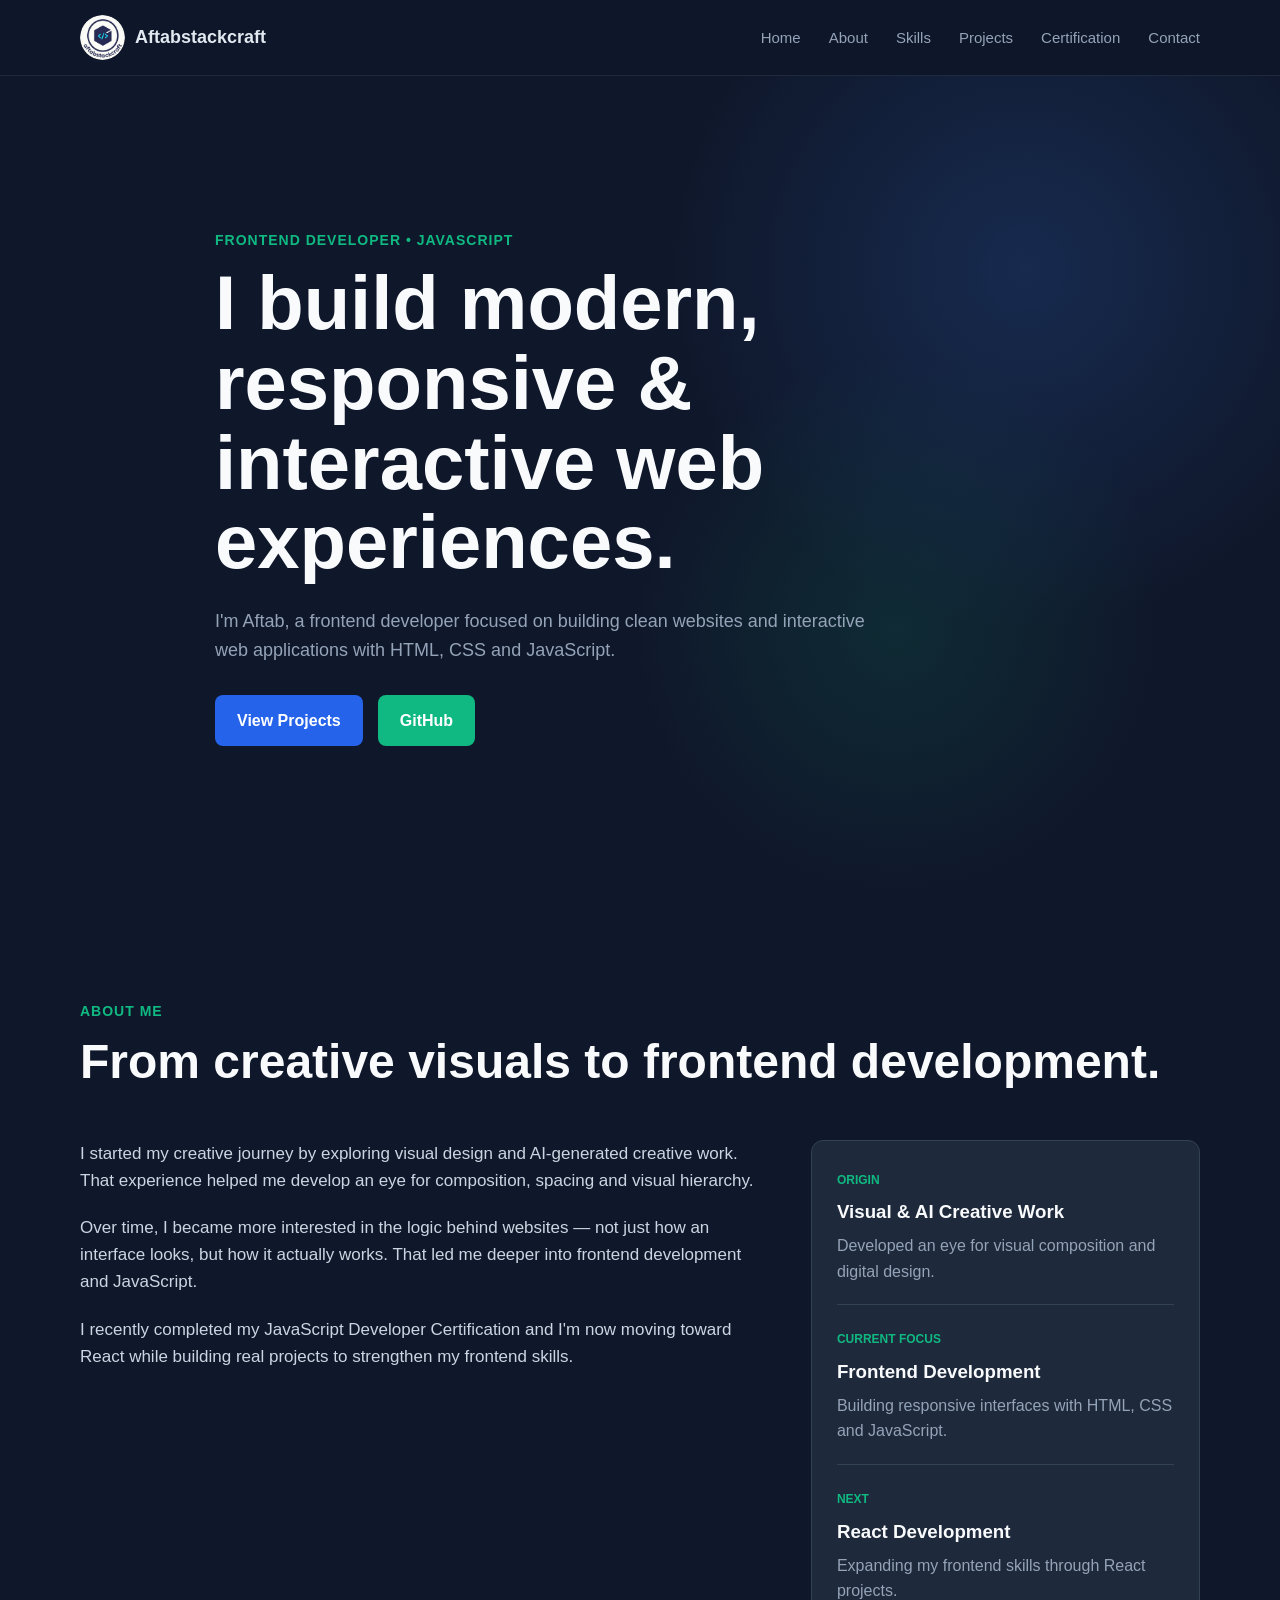
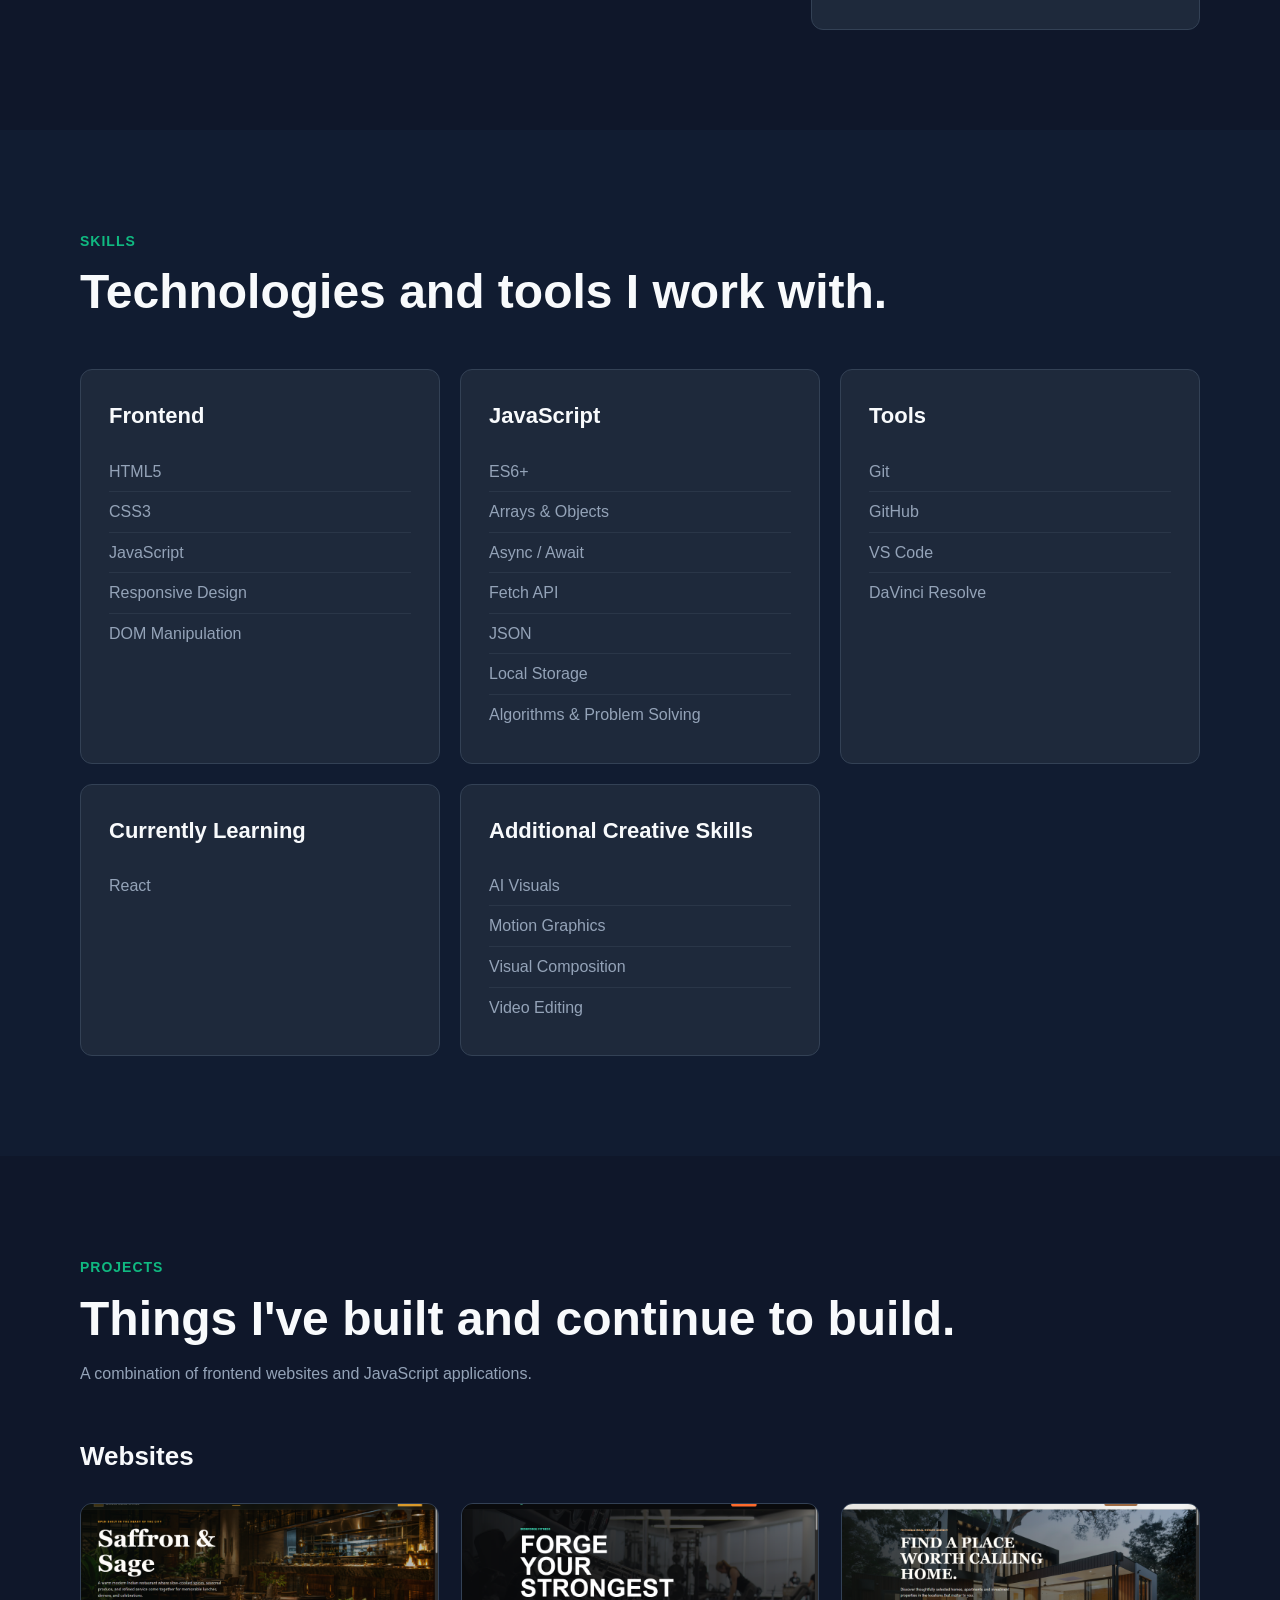
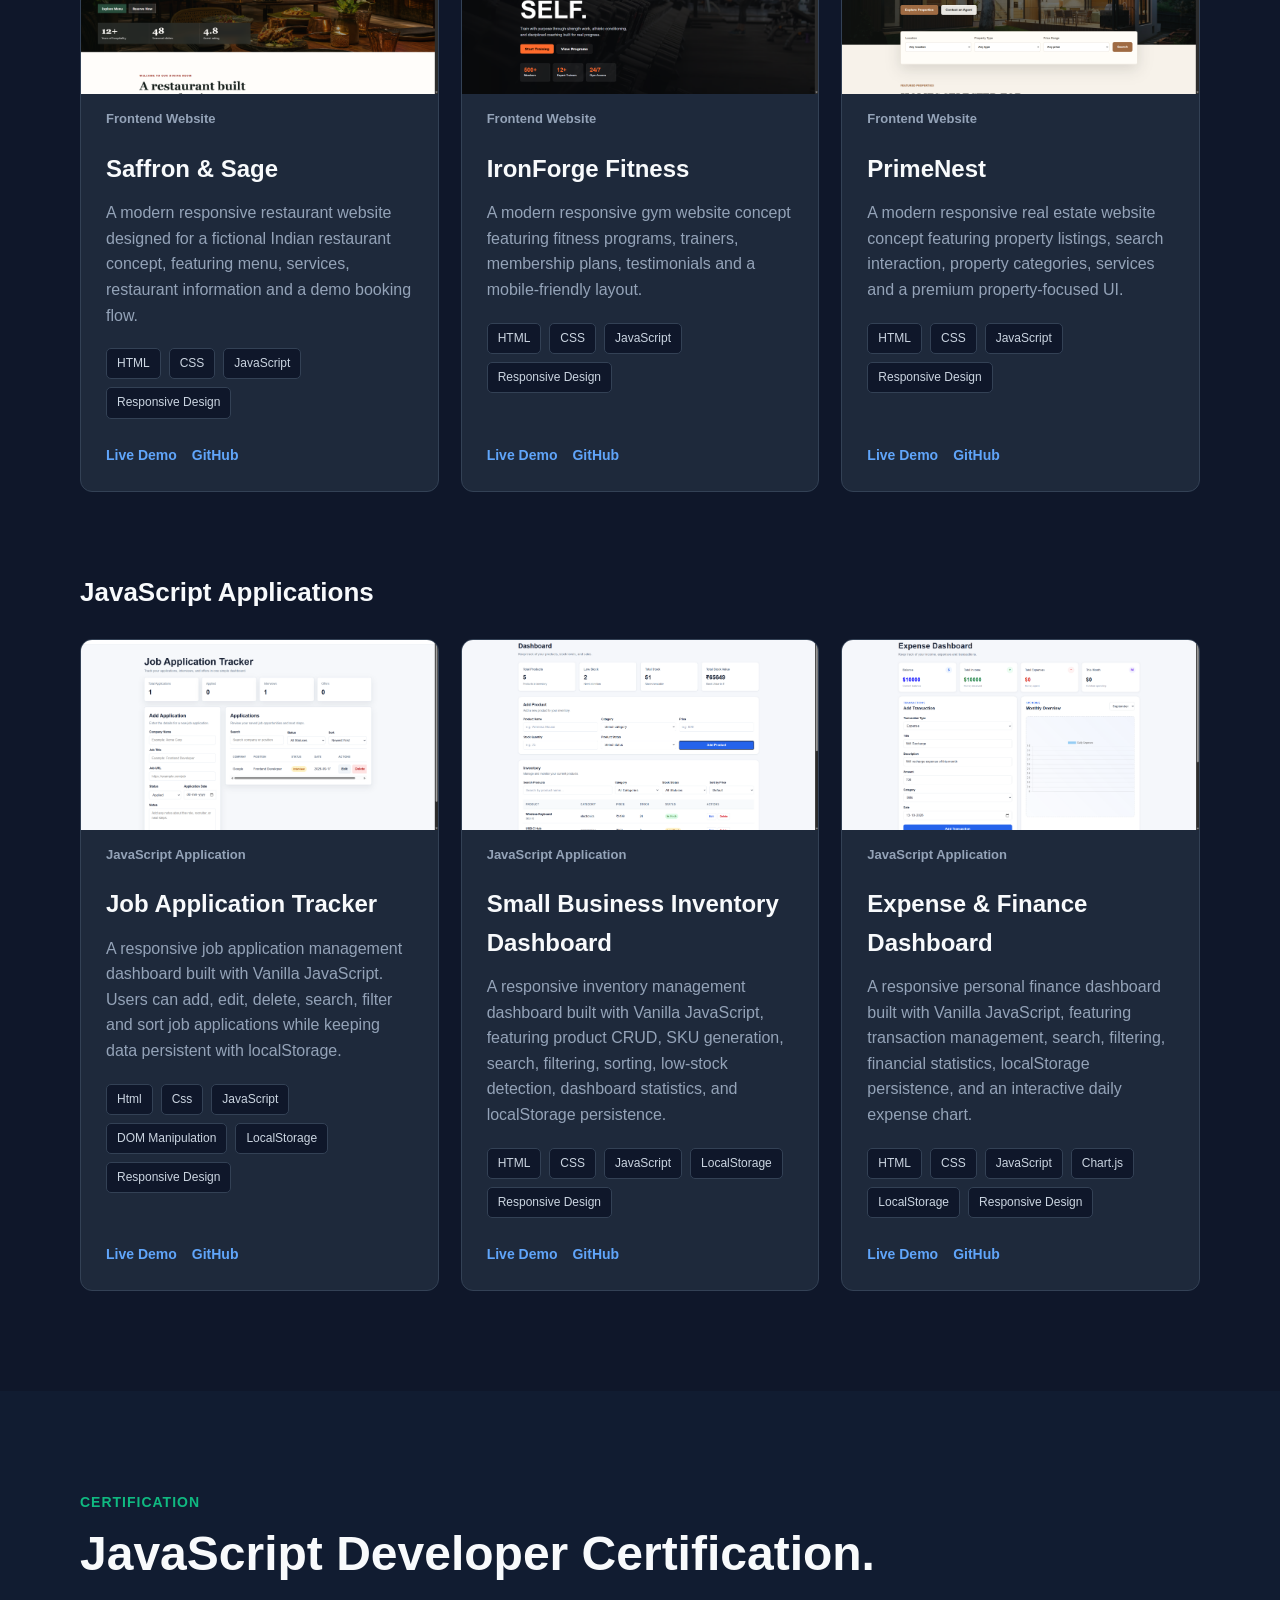
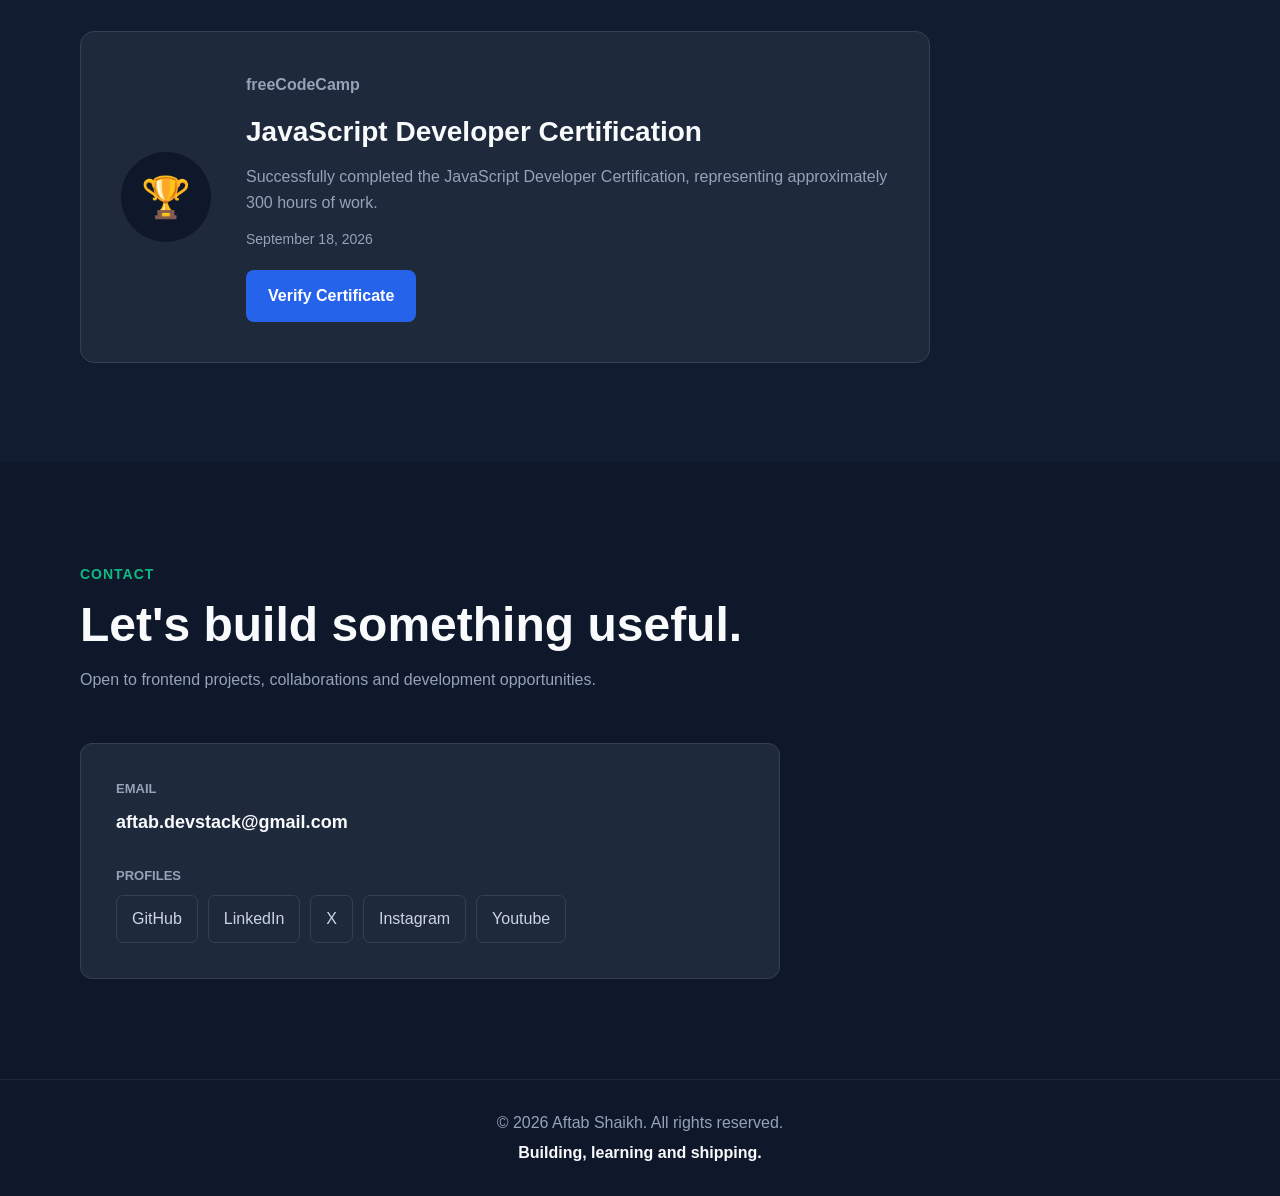
<file: index.html>
<!DOCTYPE html>
<html lang="en">

<head>
  <meta charset="UTF-8">

  <meta name="viewport" content="width=device-width, initial-scale=1.0">

  <meta name="description"
    content="Aftab Shaikh - Frontend Developer building responsive websites and interactive web applications.">

  <title>Aftab Shaikh | Frontend Developer</title>

  <link rel="stylesheet" href="styles.css">
</head>

<body>

  <!-- ================= HEADER ================= -->

  <header class="header">

    <div class="container nav">

      <a href="#home" class="logo">
        <img src="images/logo.png" alt="Aftab Shaikh logo">

        <span>Aftabstackcraft</span>
      </a>


      <button class="menu-button" id="menu-button" aria-label="Open navigation menu">
        ☰
      </button>


      <nav class="nav-links" id="nav-links">

        <a href="#home">Home</a>

        <a href="#about">About</a>

        <a href="#skills">Skills</a>

        <a href="#projects">Projects</a>

        <a href="#certification">Certification</a>

        <a href="#contact">Contact</a>

      </nav>

    </div>

  </header>


  <main>

    <!-- ================= HERO ================= -->

    <section class="hero" id="home">

      <div class="container hero-content">

        <p class="eyebrow">
          FRONTEND DEVELOPER • JAVASCRIPT
        </p>

        <h1>
          I build modern, responsive &
          interactive web experiences.
        </h1>

        <p class="hero-description">
          I'm Aftab, a frontend developer focused on
          building clean websites and interactive web
          applications with HTML, CSS and JavaScript.
        </p>

        <div class="hero-buttons">

          <a href="projects" class="button primary-button">
            View Projects
          </a>

          <a href="https://github.com/aftabstackcraft" target="_blank" class="button secondary-button">
            GitHub
          </a>

        </div>

      </div>

    </section>


    <!-- ================= ABOUT ================= -->

    <section class="section" id="about">

      <div class="container">

        <div class="section-heading">

          <p class="eyebrow">
            ABOUT ME
          </p>

          <h2>
            From creative visuals to frontend development.
          </h2>

        </div>


        <div class="about-grid">

          <div class="about-text">

            <p>
              I started my creative journey by exploring
              visual design and AI-generated creative work.
              That experience helped me develop an eye for
              composition, spacing and visual hierarchy.
            </p>

            <p>
              Over time, I became more interested in the
              logic behind websites — not just how an
              interface looks, but how it actually works.
              That led me deeper into frontend development
              and JavaScript.
            </p>

            <p>
              I recently completed my JavaScript Developer
              Certification and I'm now moving toward React
              while building real projects to strengthen
              my frontend skills.
            </p>

          </div>


          <div class="about-card">

            <div class="about-item">

              <span>ORIGIN</span>

              <h3>
                Visual & AI Creative Work
              </h3>

              <p>
                Developed an eye for visual composition
                and digital design.
              </p>

            </div>


            <div class="about-item">

              <span>CURRENT FOCUS</span>

              <h3>
                Frontend Development
              </h3>

              <p>
                Building responsive interfaces with
                HTML, CSS and JavaScript.
              </p>

            </div>


            <div class="about-item">

              <span>NEXT</span>

              <h3>
                React Development
              </h3>

              <p>
                Expanding my frontend skills through
                React projects.
              </p>

            </div>

          </div>

        </div>

      </div>

    </section>


    <!-- ================= SKILLS ================= -->

    <section class="section skills-section" id="skills">

      <div class="container">

        <div class="section-heading">

          <p class="eyebrow">
            SKILLS
          </p>

          <h2>
            Technologies and tools I work with.
          </h2>

        </div>


        <div class="skills-grid">


          <div class="skill-card">

            <h3>
              Frontend
            </h3>

            <ul>

              <li>HTML5</li>

              <li>CSS3</li>

              <li>JavaScript</li>

              <li>Responsive Design</li>

              <li>DOM Manipulation</li>

            </ul>

          </div>


          <div class="skill-card">

            <h3>
              JavaScript
            </h3>

            <ul>

              <li>ES6+</li>

              <li>Arrays & Objects</li>

              <li>Async / Await</li>

              <li>Fetch API</li>

              <li>JSON</li>

              <li>Local Storage</li>

              <li>Algorithms & Problem Solving</li>

            </ul>

          </div>


          <div class="skill-card">

            <h3>
              Tools
            </h3>

            <ul>

              <li>Git</li>

              <li>GitHub</li>

              <li>VS Code</li>

              <li>DaVinci Resolve</li>

            </ul>

          </div>


          <div class="skill-card">

            <h3>
              Currently Learning
            </h3>

            <ul>

              <li>React</li>

            </ul>

          </div>


          <div class="skill-card">

            <h3>
              Additional Creative Skills
            </h3>

            <ul>

              <li>AI Visuals</li>

              <li>Motion Graphics</li>

              <li>Visual Composition</li>

              <li>Video Editing</li>

            </ul>

          </div>

        </div>

      </div>

    </section>


    <!-- ================= PROJECTS ================= -->

    <section class="section" id="projects">

      <div class="container">

        <div class="section-heading">

          <p class="eyebrow">
            PROJECTS
          </p>

          <h2>
            Things I've built and continue to build.
          </h2>

          <p>
            A combination of frontend websites and
            JavaScript applications.
          </p>

        </div>


        <!-- WEBSITE PROJECTS -->

        <h3 class="project-category">
          Websites
        </h3>


        <div class="projects-grid">


          <!-- Restaurant -->

          <!-- Saffron & Sage -->
          <article class="project-card">

            <div class="project-image">
              <img src="images/projects/saffron-sage.png" alt="Saffron & Sage restaurant website preview">
            </div>

            <div class="project-content">

              <p class="project-type">
                Frontend Website
              </p>

              <h3>
                Saffron &amp; Sage
              </h3>

              <p>
                A modern responsive restaurant website designed for a
                fictional Indian restaurant concept, featuring menu,
                services, restaurant information and a demo booking flow.
              </p>

              <div class="technology-list">
                <span>HTML</span>
                <span>CSS</span>
                <span>JavaScript</span>
                <span>Responsive Design</span>
              </div>

              <div class="project-links">

                <a href="https://aftabstackcraft.github.io/Saffron-Restaurant/index.html" target="_blank"
                  rel="noreferrer">
                  Live Demo
                </a>

                <a href="https://github.com/aftabstackcraft/Saffron-Restaurant" target="_blank" rel="noreferrer">
                  GitHub
                </a>

              </div>

            </div>

          </article>


          <!-- Gym -->

          <article class="project-card">
            <div class="project-image">
              <img src="images/projects/ironforge gym.png" alt="IronForge Fitness gym website preview">
            </div>

            <div class="project-content">
              <p class="project-type">Frontend Website</p>

              <h3>IronForge Fitness</h3>

              <p>
                A modern responsive gym website concept featuring fitness programs,
                trainers, membership plans, testimonials and a mobile-friendly layout.
              </p>

              <div class="technology-list">
                <span>HTML</span>
                <span>CSS</span>
                <span>JavaScript</span>
                <span>Responsive Design</span>
              </div>

              <div class="project-links">
                <a href="https://aftabstackcraft.github.io/IronForges-Gym-site/" target="_blank" rel="noreferrer">
                  Live Demo
                </a>

                <a href="https://github.com/aftabstackcraft/IronForges-Gym-site/" target="_blank" rel="noreferrer">
                  GitHub
                </a>
              </div>
            </div>
          </article>


          <!-- Real Estate -->

          <article class="project-card">
            <div class="project-image">
              <img src="images/projects/primenest.png" alt="PrimeNest real estate website preview">
            </div>

            <div class="project-content">
              <p class="project-type">Frontend Website</p>

              <h3>PrimeNest</h3>

              <p>
                A modern responsive real estate website concept featuring property
                listings, search interaction, property categories, services and a
                premium property-focused UI.
              </p>

              <div class="technology-list">
                <span>HTML</span>
                <span>CSS</span>
                <span>JavaScript</span>
                <span>Responsive Design</span>
              </div>

              <div class="project-links">
                <a href="https://aftabstackcraft.github.io/PrimeNest-RealEstate/" target="_blank" rel="noreferrer">
                  Live Demo
                </a>

                <a href="https://github.com/aftabstackcraft/PrimeNest-RealEstate/" target="_blank" rel="noreferrer">
                  GitHub
                </a>
              </div>
            </div>
          </article>

        </div>


        <!-- APP PROJECTS -->

        <h3 class="project-category apps-heading">
          JavaScript Applications
        </h3>


        <div class="projects-grid">

          <article class="project-card">

            <div class="project-image">
              <img src="images/projects/jobtrack.png" alt="Job Application Tracker web application dashboard">
            </div>

            <div class="project-content">

              <p class="project-type">
                JavaScript Application
              </p>

              <h3>
                Job Application Tracker
              </h3>

              <p>
                A responsive job application management dashboard built with Vanilla JavaScript. Users can add, edit,
                delete, search, filter and sort job applications while keeping data persistent with localStorage.
              </p>

              <div class="technology-list">

                <span>Html</span>

                <span>Css</span>

                <span>JavaScript</span>

                <span>DOM Manipulation</span>

                <span>LocalStorage</span>

                <span>Responsive Design</span>

              </div>

              <div class="project-links">

                <a href="https://aftabstackcraft.github.io/Job-Application-Tracker/" target="_blank">
                  Live Demo
                </a>

                <a href="https://github.com/aftabstackcraft/Job-Application-Tracker" target="_blank">
                  GitHub
                </a>

              </div>

            </div>

          </article>

          <article class="project-card">

            <div class="project-image">
              <img src="images/projects/small-business-inventory.png" alt="Small Business Inventory Dashboard">
            </div>

            <div class="project-content">

              <p class="project-type">
                JavaScript Application
              </p>

              <h3>
                Small Business Inventory Dashboard
              </h3>

              <p>
                A responsive inventory management dashboard built with Vanilla JavaScript,
                featuring product CRUD, SKU generation, search, filtering, sorting,
                low-stock detection, dashboard statistics, and localStorage persistence.
              </p>

              <div class="technology-list">

                <span>HTML</span>
                <span>CSS</span>
                <span>JavaScript</span>
                <span>LocalStorage</span>
                <span>Responsive Design</span>

              </div>

              <div class="project-links">

                <a href="https://aftabstackcraft.github.io/Small-Business-Inventory/" target="_blank">
                  Live Demo
                </a>

                <a href="https://github.com/aftabstackcraft/Small-Business-Inventory/" target="_blank">
                  GitHub
                </a>

              </div>

            </div>

          </article>

          <article class="project-card">
            <div class="project-image">
              <img src="images/projects/expense-finance.png" alt="Expense and Finance Dashboard">
            </div>

            <div class="project-content">
              <p class="project-type">JavaScript Application</p>

              <h3>Expense &amp; Finance Dashboard</h3>

              <p>
                A responsive personal finance dashboard built with Vanilla JavaScript,
                featuring transaction management, search, filtering, financial statistics,
                localStorage persistence, and an interactive daily expense chart.
              </p>

              <div class="technology-list">
                <span>HTML</span>
                <span>CSS</span>
                <span>JavaScript</span>
                <span>Chart.js</span>
                <span>LocalStorage</span>
                <span>Responsive Design</span>
              </div>

              <div class="project-links">
                <a href="https://aftabstackcraft.github.io/Expense-Finance-Dashboard/" target="_blank" rel="noreferrer">
                  Live Demo
                </a>

                <a href="https://github.com/aftabstackcraft/Expense-Finance-Dashboard" target="_blank" rel="noreferrer">
                  GitHub
                </a>
              </div>
            </div>
          </article>


        </div>

      </div>

    </section>


    <!-- ================= CERTIFICATION ================= -->

    <section class="section certification-section" id="certification">

      <div class="container">

        <div class="section-heading">

          <p class="eyebrow">
            CERTIFICATION
          </p>

          <h2>
            JavaScript Developer Certification.
          </h2>

        </div>


        <div class="certification-card">

          <div class="certificate-icon">
            🏆
          </div>


          <div class="certificate-content">

            <p class="certificate-issuer">
              freeCodeCamp
            </p>

            <h3>
              JavaScript Developer Certification
            </h3>

            <p>
              Successfully completed the JavaScript
              Developer Certification, representing
              approximately 300 hours of work.
            </p>

            <p class="certificate-date">
              September 18, 2026
            </p>


            <a href="https://www.freecodecamp.org/certification/aftabstackcraft/javascript-v9" target="_blank"
              class="button primary-button">
              Verify Certificate
            </a>

          </div>

        </div>

      </div>

    </section>


    <!-- ================= CONTACT ================= -->

    <section class="section contact-section" id="contact">

      <div class="container">

        <div class="section-heading">

          <p class="eyebrow">
            CONTACT
          </p>

          <h2>
            Let's build something useful.
          </h2>

          <p>
            Open to frontend projects, collaborations
            and development opportunities.
          </p>

        </div>


        <div class="contact-card">

          <div>

            <span>
              EMAIL
            </span>

            <a href="mailto:aftab.devstack@gmail.com">
              aftab.devstack@gmail.com
            </a>

          </div>


          <div>

            <span>
              PROFILES
            </span>

            <div class="social-links">

              <a href="https://github.com/aftabstackcraft" target="_blank">
                GitHub
              </a>

              <a href="https://www.linkedin.com/in/aftabstackcraft/" target="_blank">
                LinkedIn
              </a>

              <a href="https://x.com/aftabstackcraft" target="_blank">
                X
              </a>

              <a href="https://www.instagram.com/aftabstackcraftt/" target="_blank">
                Instagram
              </a>

              <a href="https://www.youtube.com/channel/UC_cUiAQwxeuw1Whg2MfstLw" target="_blank">
                Youtube
              </a>

            </div>

          </div>

        </div>

      </div>

    </section>

  </main>


  <!-- ================= FOOTER ================= -->

  <footer class="footer">

    <p>
      © 2026 Aftab Shaikh. All rights reserved.
    </p>

    <p>
      Building, learning and shipping.
    </p>

  </footer>


  <script src="script.js"></script>

</body>

</html>
</file>
<file: styles.css>
/* =========================
   BASIC RESET
========================= */

* {
  box-sizing: border-box;
  margin: 0;
  padding: 0;
}


html {
  scroll-behavior: smooth;
}


body {
  font-family: Arial, sans-serif;
  background: #0f172a;
  color: #e2e8f0;
  line-height: 1.6;
}


a {
  color: inherit;
  text-decoration: none;
}


ul {
  list-style: none;
}


img {
  max-width: 100%;
  display: block;
}


/* =========================
   COMMON
========================= */

.container {
  width: min(1120px, 90%);
  margin: auto;
}


.section {
  padding: 100px 0;
}


.section-heading {
  margin-bottom: 50px;
}


.eyebrow {
  color: #10b981;
  font-size: 14px;
  font-weight: bold;
  letter-spacing: 1px;
  margin-bottom: 12px;
}


.section-heading h2 {
  font-size: clamp(32px, 5vw, 48px);
  line-height: 1.15;
  color: #f8fafc;
  margin-bottom: 15px;
}


.section-heading > p:last-child {
  color: #94a3b8;
  max-width: 650px;
}


/* =========================
   HEADER
========================= */

.header {
  position: fixed;
  top: 0;
  left: 0;
  width: 100%;
  z-index: 1000;

  background: rgba(15, 23, 42, 0.95);

  border-bottom: 1px solid #1e293b;
}


.nav {
  min-height: 75px;

  display: flex;
  align-items: center;
  justify-content: space-between;
}


.logo {
  display: flex;
  align-items: center;
  gap: 10px;

  font-weight: bold;
  font-size: 18px;
}


.logo img {
  width: 45px;
  height: 45px;
  border-radius: 50%;
}


.nav-links {
  display: flex;
  align-items: center;
  gap: 28px;
}


.nav-links a {
  color: #94a3b8;
  font-size: 15px;
  transition: 0.2s;
}


.nav-links a:hover {
  color: #f8fafc;
}


.menu-button {
  display: none;

  border: none;
  background: transparent;

  color: white;

  font-size: 28px;

  cursor: pointer;
}


/* =========================
   HERO
========================= */

.hero {
  min-height: 100vh;

  display: flex;
  align-items: center;

  padding-top: 75px;

  background:
    radial-gradient(
      circle at 80% 30%,
      rgba(59, 130, 246, 0.18),
      transparent 30%
    ),
    radial-gradient(
      circle at 70% 70%,
      rgba(16, 185, 129, 0.12),
      transparent 25%
    ),
    #0f172a;
}


.hero-content {
  max-width: 850px;
}


.hero h1 {
  font-size: clamp(42px, 7vw, 76px);
  line-height: 1.05;

  color: #f8fafc;

  margin-bottom: 25px;
}


.hero-description {
  max-width: 650px;

  color: #94a3b8;

  font-size: 18px;

  margin-bottom: 30px;
}


.hero-buttons {
  display: flex;
  gap: 15px;

  flex-wrap: wrap;
}


/* =========================
   BUTTONS
========================= */

.button {
  display: inline-flex;

  align-items: center;
  justify-content: center;

  padding: 13px 22px;

  border-radius: 8px;

  font-weight: bold;

  transition: 0.2s;
}


.primary-button {
  background: #2563eb;
  color: white;
}


.primary-button:hover {
  background: #1d4ed8;
  transform: translateY(-2px);
}


.secondary-button {
  background: #10b981;
  color: white;
}


.secondary-button:hover {
  background: #059669;
  transform: translateY(-2px);
}


/* =========================
   ABOUT
========================= */

.about-grid {
  display: grid;

  grid-template-columns: 1.4fr 0.8fr;

  gap: 50px;

  align-items: start;
}


.about-text {
  display: grid;
  gap: 20px;

  color: #cbd5e1;

  font-size: 17px;
}


.about-card {
  background: #1e293b;

  border: 1px solid #334155;

  border-radius: 12px;

  padding: 25px;
}


.about-item {
  padding: 20px 0;

  border-bottom: 1px solid #334155;
}


.about-item:first-child {
  padding-top: 0;
}


.about-item:last-child {
  border-bottom: none;
  padding-bottom: 0;
}


.about-item span {
  color: #10b981;

  font-size: 12px;

  font-weight: bold;
}


.about-item h3 {
  margin: 6px 0;

  color: #f8fafc;
}


.about-item p {
  color: #94a3b8;
}


/* =========================
   SKILLS
========================= */

.skills-section {
  background: #111c31;
}


.skills-grid {
  display: grid;

  grid-template-columns: repeat(3, 1fr);

  gap: 20px;
}


.skill-card {
  background: #1e293b;

  border: 1px solid #334155;

  border-radius: 12px;

  padding: 28px;
}


.skill-card h3 {
  color: #f8fafc;

  margin-bottom: 18px;

  font-size: 22px;
}


.skill-card li {
  color: #94a3b8;

  padding: 7px 0;

  border-bottom: 1px solid rgba(148, 163, 184, 0.1);
}


.skill-card li:last-child {
  border-bottom: none;
}


/* =========================
   PROJECTS
========================= */

.project-category {
  color: #f8fafc;

  font-size: 26px;

  margin-bottom: 25px;
}


.apps-heading {
  margin-top: 80px;
}


.projects-grid {
  display: grid;

  grid-template-columns: repeat(3, 1fr);

  gap: 22px;
}


.project-card {
  display: flex;
  flex-direction: column;

  overflow: hidden;

  background: #1e293b;

  border: 1px solid #334155;

  border-radius: 12px;

  transition: 0.2s;
}


.project-card:hover {
  transform: translateY(-5px);

  border-color: #3b82f6;
}


/* Project placeholder image */

.project-image {
  height: 180px;

  display: flex;

  align-items: center;
  justify-content: center;

  background:
    linear-gradient(
      135deg,
      #172554,
      #0f766e
    );

  color: white;

  font-weight: bold;

  letter-spacing: 1px;
}


.project-content {
  padding: 25px;

  display: flex;
  flex-direction: column;

  flex: 1;
}


.project-type {
  color: #10b981;

  font-size: 13px;

  font-weight: bold;

  margin-bottom: 8px;
}


.project-content h3 {
  color: #f8fafc;

  font-size: 24px;

  margin-bottom: 12px;
}


.project-content > p {
  color: #94a3b8;

  margin-bottom: 20px;
}


.technology-list {
  display: flex;

  flex-wrap: wrap;

  gap: 8px;

  margin-bottom: 25px;
}


.technology-list span {
  padding: 5px 10px;

  background: #0f172a;

  border: 1px solid #334155;

  border-radius: 5px;

  color: #cbd5e1;

  font-size: 12px;
}


.project-links {
  display: flex;

  gap: 15px;

  margin-top: auto;
}


.project-links a {
  color: #60a5fa;

  font-weight: bold;

  font-size: 14px;
}


.project-links a:hover {
  color: #93c5fd;
}


/* =========================
   CERTIFICATION
========================= */

.certification-section {
  background: #111c31;
}


.certification-card {
  max-width: 850px;

  display: flex;

  align-items: center;

  gap: 35px;

  padding: 40px;

  background: #1e293b;

  border: 1px solid #334155;

  border-radius: 14px;
}


.certificate-icon {
  min-width: 90px;
  height: 90px;

  display: flex;

  align-items: center;
  justify-content: center;

  border-radius: 50%;

  background: #0f172a;

  font-size: 40px;
}


.certificate-issuer {
  color: #10b981;

  font-weight: bold;

  margin-bottom: 6px;
}


.certificate-content h3 {
  color: #f8fafc;

  font-size: 28px;

  margin-bottom: 10px;
}


.certificate-content > p {
  color: #94a3b8;

  margin-bottom: 12px;
}


.certificate-date {
  font-size: 14px;

  margin-bottom: 20px !important;
}


/* =========================
   CONTACT
========================= */

.contact-section {
  background: #0f172a;
}


.contact-card {
  max-width: 700px;

  display: grid;

  gap: 30px;

  padding: 35px;

  background: #1e293b;

  border: 1px solid #334155;

  border-radius: 12px;
}


.contact-card > div {
  display: grid;

  gap: 8px;
}


.contact-card span {
  color: #94a3b8;

  font-size: 13px;

  font-weight: bold;
}


.contact-card > div > a {
  color: #f8fafc;

  font-size: 18px;

  font-weight: bold;
}


.social-links {
  display: flex;

  flex-wrap: wrap;

  gap: 10px;
}


.social-links a {
  padding: 10px 15px;

  border: 1px solid #334155;

  border-radius: 7px;

  color: #cbd5e1;

  transition: 0.2s;
}


.social-links a:hover {
  border-color: #3b82f6;

  color: white;
}


/* =========================
   FOOTER
========================= */

.footer {
  padding: 30px;

  text-align: center;

  border-top: 1px solid #1e293b;

  color: #94a3b8;
}


.footer p:last-child {
  color: #f8fafc;

  font-weight: bold;

  margin-top: 5px;
}


/* =========================
   TABLET
========================= */

@media (max-width: 900px) {

  .skills-grid {
    grid-template-columns: repeat(2, 1fr);
  }


  .projects-grid {
    grid-template-columns: repeat(2, 1fr);
  }


  .about-grid {
    grid-template-columns: 1fr;
  }

}


/* =========================
   MOBILE
========================= */

@media (max-width: 700px) {

  .section {
    padding: 75px 0;
  }


  .menu-button {
    display: block;
  }


  .nav-links {
    display: none;

    position: absolute;

    top: 75px;

    left: 5%;
    right: 5%;

    flex-direction: column;

    gap: 0;

    padding: 15px;

    background: #1e293b;

    border: 1px solid #334155;

    border-radius: 10px;
  }


  .nav-links.show {
    display: flex;
  }


  .nav-links a {
    padding: 12px;
  }


  .hero h1 {
    font-size: 42px;
  }


  .hero-description {
    font-size: 16px;
  }


  .skills-grid {
    grid-template-columns: 1fr;
  }


  .projects-grid {
    grid-template-columns: 1fr;
  }


  .certification-card {
    flex-direction: column;

    align-items: flex-start;

    padding: 28px;
  }


  .certificate-content h3 {
    font-size: 24px;
  }

}
</file>
